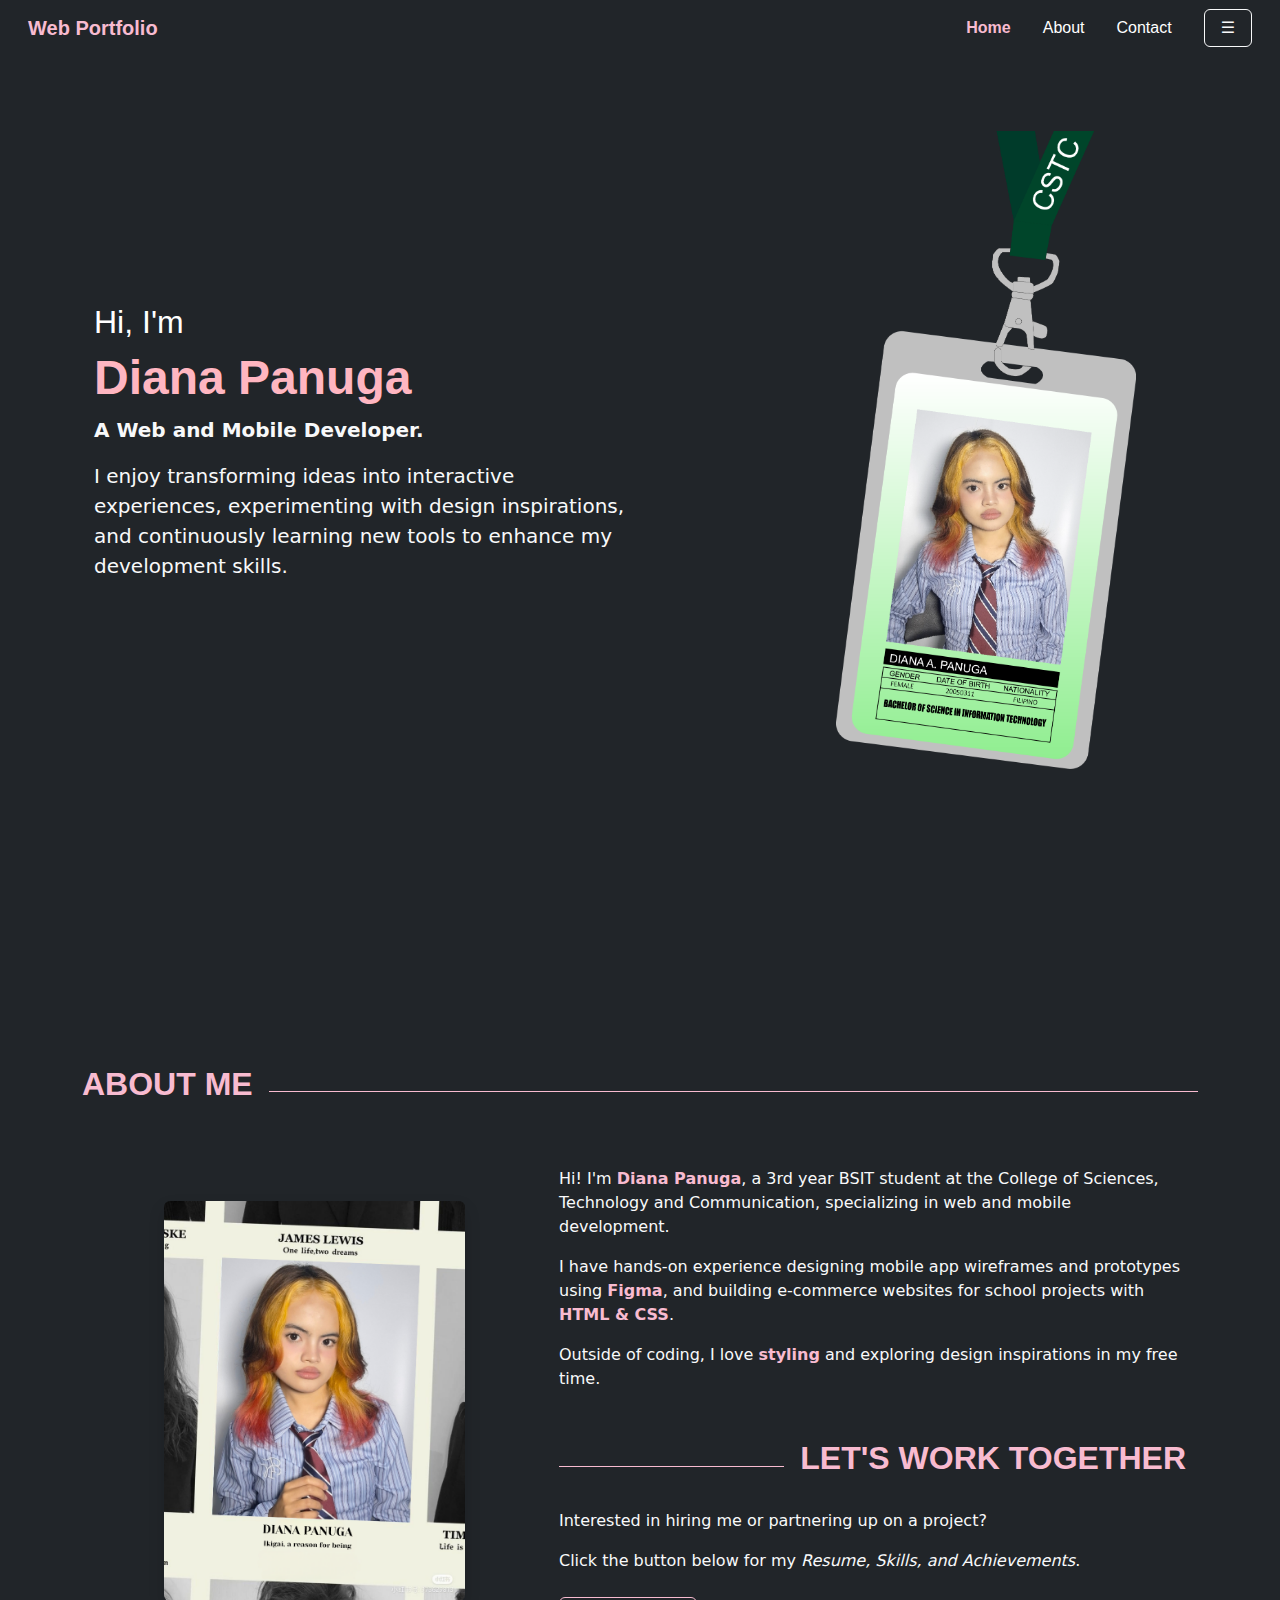
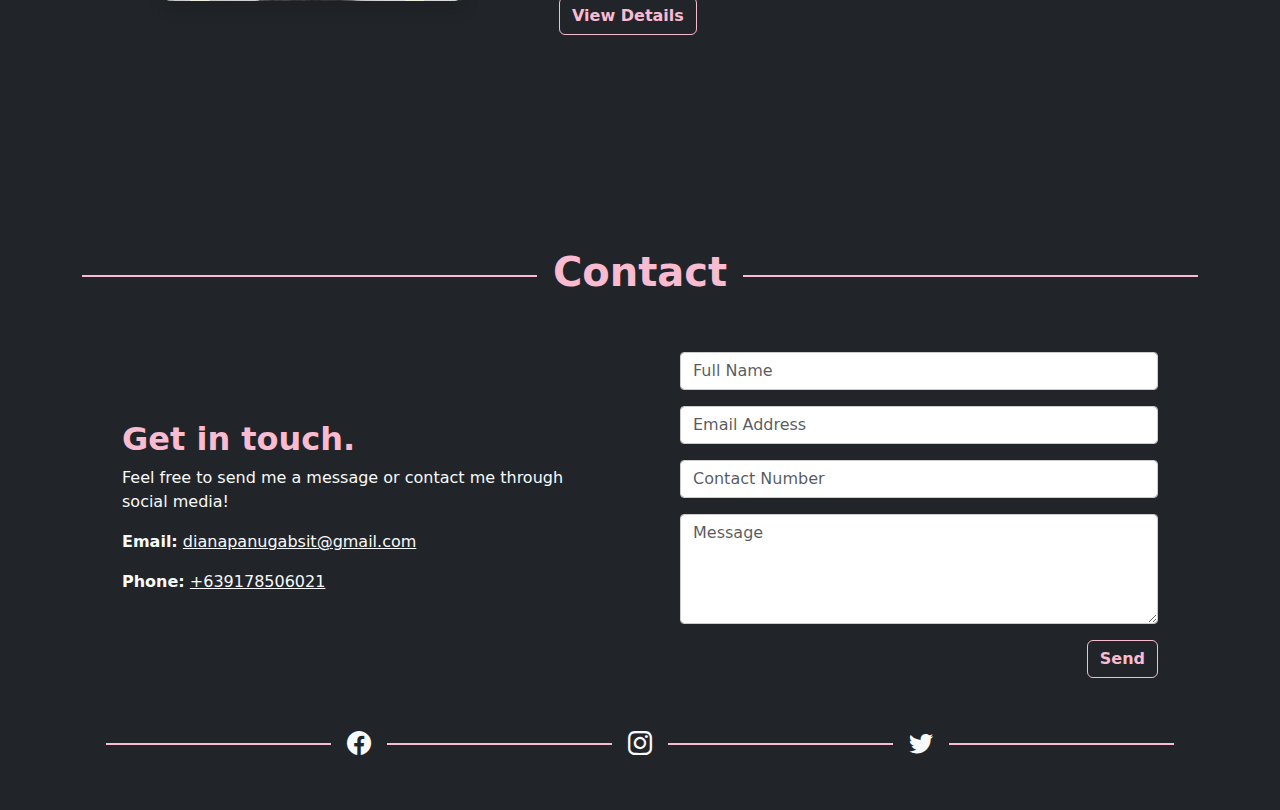
<file: index.html>
<!DOCTYPE html>
<html lang="en">
<head>
  <meta charset="UTF-8">
  <meta name="viewport" content="width=device-width, initial-scale=1.0">
  <title>Web Portfolio</title>

  <link href="https://cdn.jsdelivr.net/npm/bootstrap@5.3.3/dist/css/bootstrap.min.css" rel="stylesheet">
  <link rel="stylesheet" href="WPDesign.css">
  <link rel="stylesheet" href="https://cdn.jsdelivr.net/npm/bootstrap-icons@1.10.5/font/bootstrap-icons.css">

</head>
<body>

<nav class="navbar navbar-dark bg-dark fixed-top">
  <div class="container-fluid">
    
    <!-- Brand -->
    <a class="navbar-brand ps-3 fw-bold" href="#">Web Portfolio</a>

    <!-- Navbar Items -->
    <ul class="navbar-nav ms-auto me-3 d-flex flex-row align-items-center">
      <li class="nav-item mx-3"><a class="nav-link active" href="#home">Home</a></li>
      <li class="nav-item mx-3"><a class="nav-link" href="#about">About</a></li>
      <li class="nav-item mx-3"><a class="nav-link" href="#contact">Contact</a></li>

      <!-- Offcanvas Trigger -->
      <li class="nav-item ms-3">
        <button class="btn btn-outline-light px-3" type="button" data-bs-toggle="offcanvas" data-bs-target="#offcanvasDark" aria-controls="offcanvasDark">
          ☰
        </button>
      </li>
    </ul>
  </div>
</nav>

  <!-- Offcanvas Menu -->
<div class="offcanvas offcanvas-end text-bg-dark" tabindex="-1" id="offcanvasDark" aria-labelledby="offcanvasDarkLabel">
  <div class="offcanvas-header">
    <h5 class="offcanvas-title" id="offcanvasDarkLabel">More</h5>
    <button type="button" class="btn-close btn-close-white" data-bs-dismiss="offcanvas" aria-label="Close"></button>
  </div>
  <div class="offcanvas-body">
    <ul class="navbar-nav">
      <li class="nav-item"><a class="nav-link" href="Education.html">Education</a></li>
      <li class="nav-item"><a class="nav-link" href="Skills.html">Skills</a></li>
      <li class="nav-item"><a class="nav-link" href="Projects.html">Projects</a></li>
      <li class="nav-item"><a class="nav-link" href="Resume.html">Resume</a></li>
    </ul>
  </div>
</div>

<script>
document.addEventListener("DOMContentLoaded", () => {
  const navLinks = document.querySelectorAll('.navbar .nav-link');
  const sections = document.querySelectorAll('section');
  const navbarHeight = document.querySelector('.navbar').offsetHeight;

  // Smooth scroll on click
  navLinks.forEach(link => {
    link.addEventListener('click', (e) => {
      e.preventDefault();
      const targetId = link.getAttribute('href').substring(1);
      const targetSection = document.getElementById(targetId);
      if (!targetSection) return;

      const topPos = targetSection.offsetTop - navbarHeight;
      window.scrollTo({ top: topPos, behavior: 'smooth' });
    });
  });

  // IntersectionObserver for active link
  const observerOptions = {
    root: null,
    rootMargin: `-${navbarHeight}px 0px 0px 0px`, // account for fixed navbar
    threshold: 0.5 // 50% of section visible
  };

  const observerCallback = (entries) => {
    entries.forEach(entry => {
      const link = document.querySelector(`.navbar a[href="#${entry.target.id}"]`);
      if (entry.isIntersecting) {
        navLinks.forEach(l => l.classList.remove('active'));
        if (link) link.classList.add('active');
      }
    });
  };

  const observer = new IntersectionObserver(observerCallback, observerOptions);
  sections.forEach(section => observer.observe(section));
});
</script>

  <!-- Home Section -->
  <section id="home" class="d-flex align-items-center bg-dark text-light" style="min-height: 100vh;">
    <div class="container">
      <div class="row align-items-center">
        
        <!-- Left Column (Text) -->
        <div class="col-md-6 text-center text-md-start">
          <h3 class="display-6">Hi, I'm</h3> <!-- smaller heading -->
          <h1 class="display-4 name-highlight">Diana Panuga</h1>
          <p class="lead fw-bold">A Web and Mobile Developer.</p>
          <p class="lead">
          I enjoy transforming ideas into interactive experiences, experimenting with design inspirations, and continuously learning new tools to enhance my development skills.
          </p>
        </div>

        <!-- Right Column (Image) -->
        <div class="col-md-6 d-flex justify-content-end">
          <img src="id.png" 
               alt="Profile picture" 
               class="img-fluid">
               
        </div>
      </div>
    </div>
  </section>

  <!-- About Me Section -->
<section id="about" class="d-flex align-items-center bg-dark text-light" style="min-height: 100vh;">
  <div class="container">

    <!-- Section Header with Line -->
    <div class="d-flex align-items-center mb-5">
      <h2 class="me-3 section-header">ABOUT ME</h2>
      <div class="flex-grow-1 border-top" style="border-color:#F8BBD0 !important;"></div>
    </div>

    <div class="row align-items-center">
      
      <!-- Left Column (Image) -->
      <div class="col-md-5 text-center mb-4 mb-md-0">
        <img src="about.png" 
             alt="Diana Panuga" 
             class="img-fluid rounded shadow">
      </div>
      
      <!-- Right Column (Text) -->
      <div class="col-md-7 about-text">
        <p>
          Hi! I'm <span class="fw-bold" style="color:#F8BBD0;">Diana Panuga</span>, a 3rd year BSIT student at the College of Sciences, Technology and Communication, specializing in web and mobile development.
        </p>
        <p>
          I have hands-on experience designing mobile app wireframes and prototypes using <span class="fw-bold" style="color:#F8BBD0;">Figma</span>, and building e-commerce websites for school projects with <span class="fw-bold" style="color:#F8BBD0;">HTML & CSS</span>.
        </p>
        <p>
          Outside of coding, I love <span class="fw-bold" style="color:#F8BBD0;">styling</span> and exploring design inspirations in my free time.
        </p>

        <!-- Work Together Button -->
        <div class="mt-5">
          <!-- Header with line (right-aligned, line extends left under image) -->
          <div class="d-flex flex-row-reverse align-items-center mb-3">
            <h3 class="ms-3 section-header">LET'S WORK TOGETHER</h3>
            <div class="flex-grow-1 border-top" style="border-color:#F8BBD0 !important;"></div>
          </div>

          <p>
            Interested in hiring me or partnering up on a project? </p>
          <p>
            Click the button below for my <em>Resume, Skills, and Achievements</em>.
          </p>
          <button type="button" class="btn btn-outline-light fw-bold mt-2" 
                  data-bs-toggle="offcanvas" 
                  data-bs-target="#offcanvasDark" 
                  aria-controls="offcanvasDark"
                  style="color:#F8BBD0; border-color:#F8BBD0;">
            View Details
          </button>
        </div>
        
      </div>
    </div>
  </div>
</section>

<!-- Contact Section -->
<section id="contact" class="bg-dark text-light py-5">
  <div class="container">

    <!-- Top Horizontal Line with "Contact" centered -->
<div class="d-flex align-items-center mb-5 position-relative">
  <div class="flex-grow-1" style="border-top: 2px solid #F8BBD0;"></div>
  <h1 class="mx-3 fw-bold" style="color:#F8BBD0;">Contact</h1>
  <div class="flex-grow-1" style="border-top: 2px solid #F8BBD0;"></div>
</div>

    <div class="row gx-5"> <!-- gx-5 adds horizontal spacing between columns -->
      <!-- Left Column: Get in Touch -->
      <div class="col-md-6 d-flex align-items-center mb-4 mb-md-0">
        <div class="px-3"> <!-- Add padding inside column -->
          <h2 class="fw-bold"style="color:#F8BBD0;">Get in touch.</h2>
          <p>Feel free to send me a message or contact me through social media!</p>

          <div class="mt-3">
      <p><strong>Email:</strong> <a href="mailto:dianapanugabsit@gmail.com" class="text-light">dianapanugabsit@gmail.com</a></p>
      <p><strong>Phone:</strong> <a href="tel:+639178506021" class="text-light">+639178506021</a></p>
    </div>

        </div>
      </div>

      <!-- Right Column: Contact Form -->
      <div class="col-md-6">
  <div class="px-3"> <!-- Add padding inside column -->
    <form id="contactForm">
      <div class="mb-3">
        <input type="text" class="form-control" placeholder="Full Name">
      </div>
      <div class="mb-3">
        <input type="email" class="form-control" placeholder="Email Address">
      </div>
      <div class="mb-3">
        <input type="tel" class="form-control" placeholder="Contact Number">
      </div>
      <div class="mb-3">
        <textarea class="form-control" rows="4" placeholder="Message"></textarea>
      </div>
      <div class="d-flex justify-content-end">
        <button type="submit" class="btn btn-outline-light fw-bold" style="color:#F8BBD0; border-color:#F8BBD0;">Send</button>
      </div>
    </form>
  </div>
</div>

<script>
  document.getElementById("contactForm").addEventListener("submit", function(event) {
    event.preventDefault(); // stop form from reloading the page
    window.alert("Your message has been sent successfully!");
  });
</script>

    <!-- Bottom Full-Width Lines with Social Icons -->
<div class="d-flex justify-content-center align-items-center gap-3 mt-5">
  <div class="flex-grow-1" style="border-top: 2px solid #F8BBD0;"></div>
  <a href="https://www.facebook.com/dadapanuga" target="_blank" class="text-light">
    <i class="bi bi-facebook fs-4"></i>
  </a>
  <div class="flex-grow-1" style="border-top: 2px solid #F8BBD0;"></div>
  <a href="https://instagram.com/dyn_ikigai" target="_blank" class="text-light">
    <i class="bi bi-instagram fs-4"></i>
  </a>
  <div class="flex-grow-1" style="border-top: 2px solid #F8BBD0;"></div>
  <a href="https://twitter.com/dyn_ikigai" target="_blank" class="text-light">
    <i class="bi bi-twitter fs-4"></i>
  </a>
  <div class="flex-grow-1" style="border-top: 2px solid #F8BBD0;"></div>
</div>
  </div>
</section>

  <script src="https://cdn.jsdelivr.net/npm/bootstrap@5.3.3/dist/js/bootstrap.bundle.min.js"></script>
</body>
</html>
</file>
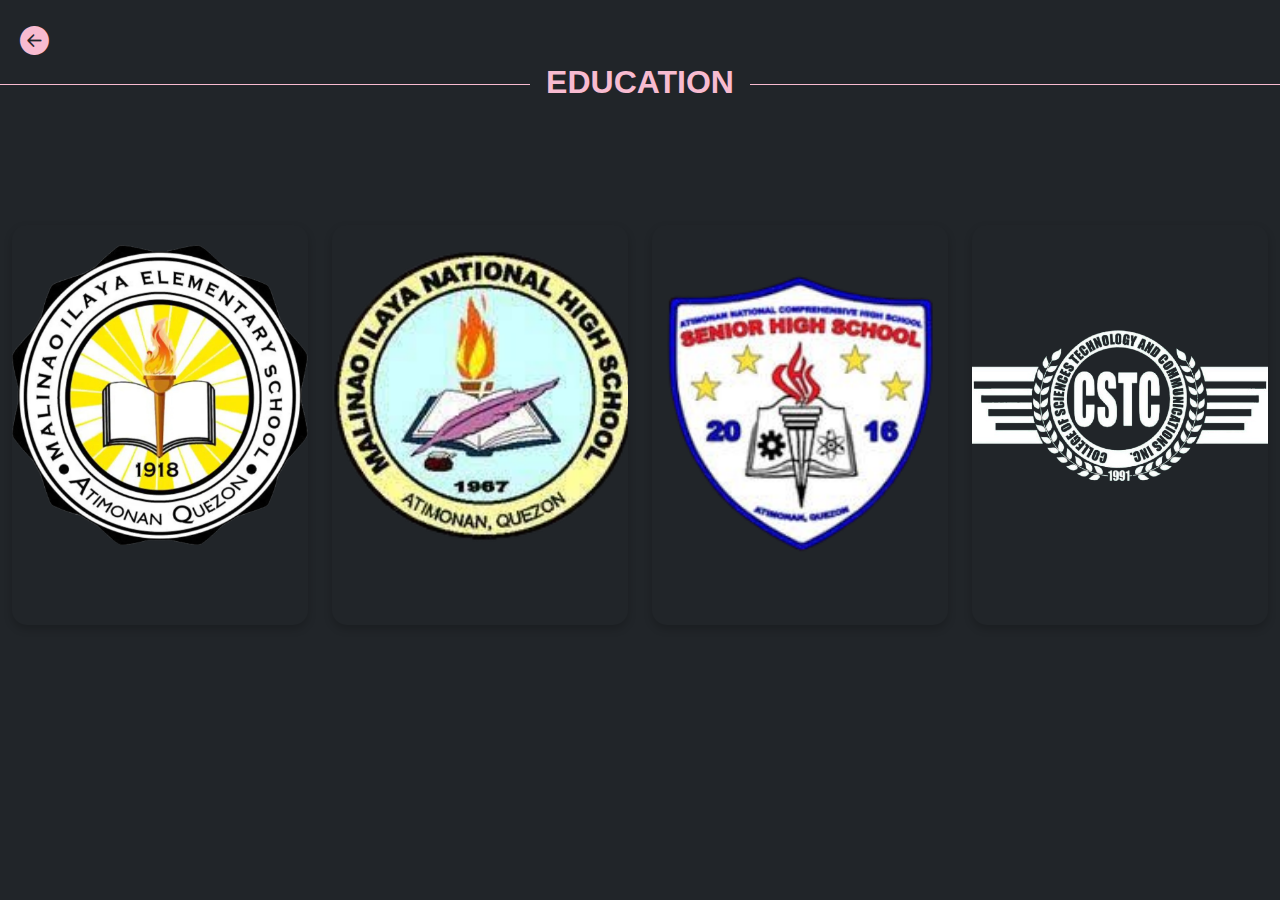
<file: Education.html>
<!DOCTYPE html>
<html lang="en">
<head>
    <meta charset="UTF-8">
    <meta name="viewport" content="width=device-width, initial-scale=1.0">
    <title>Education - Web Portfolio</title>

    <link href="https://cdn.jsdelivr.net/npm/bootstrap@5.3.3/dist/css/bootstrap.min.css" rel="stylesheet">
  <link rel="stylesheet" href="WPDesign.css">
  <link rel="stylesheet" href="https://cdn.jsdelivr.net/npm/bootstrap-icons@1.10.5/font/bootstrap-icons.css">

</head>
<body>

  <!-- Back Button -->
  <a href="javascript:history.back()" class="back-btn">
  <i class="bi bi-arrow-left-circle-fill"></i>
</a>

  <section id="education" class="education-section container-fluid py-5 bg-dark text-light">

      <!-- Section Header -->
     <div class="d-flex align-items-center justify-content-center mb-5  w-100">
      
  <div class="flex-grow-1 border-top" style="border-color:#F8BBD0 !important;"></div>
  <h2 class="section-header text-pink mx-3 mb-0">EDUCATION</h2>
  <div class="flex-grow-1 border-top" style="border-color:#F8BBD0 !important;"></div>
</div>
      <!-- Row of Flip Cards -->
      <div class="row g-4 justify-content-center">
  <div class="col-md-3 d-flex justify-content-center">
    <div class="flip-card">
      <div class="flip-card-inner">
        <div class="flip-card-front">
           <img src="elem.png" alt="Elementary School" class="edu-img elementary-img">
        </div>
        <div class="flip-card-back">
          <h3>Elementary</h3>
          <p>2011 – 2017</p>
          <p>Malinao Ilaya Elementary School</p>
          
        </div>
      </div>
    </div>
  </div>

  <div class="col-md-3 d-flex justify-content-center">
    <div class="flip-card">
      <div class="flip-card-inner">
        <div class="flip-card-front">
          <img src="jhs.png" alt="Junior High School" class="edu-img junior-img">
        </div>
        <div class="flip-card-back">
          <h3>Junior Highschool</h3>
          <p>2017 – 2021</p>
          <p>Malinao Ilaya Integrated National Highschool</p>

          <div class="achievements mt-3">
          <h6 class="text-pink">Achievements</h6>
          <ul class="list-unstyled small">
          <li>With High Honors (2018 – 2021)</li>
          <li>English Club President</li>
          <li>SSG Treasurer, 2019-2020</li>
          <li>Science Club Member</li>
          </ul>
          </div>

        </div>
      </div>
    </div>
  </div>

  <div class="col-md-3 d-flex justify-content-center">
    <div class="flip-card">
      <div class="flip-card-inner">
        <div class="flip-card-front">
           <img src="shs.png" alt="Senior High School" class="edu-img shs-img">
        </div>
        <div class="flip-card-back">
          <h3>Senior Highschool</h3>
          <p>2021 – 2023</p>
          <p>Atimonan National Comprehensive Highschool</p>

          <div class="achievements mt-3">
          <h6 class="text-pink">Achievements</h6>
          <ul class="list-unstyled small">
          <li>With High Honors (2022 – 2023)</li>
          </ul>
          </div>

        </div>
      </div>
    </div>
  </div>

  <div class="col-md-3 d-flex justify-content-center">
    <div class="flip-card">
      <div class="flip-card-inner">
        <div class="flip-card-front">
          <img src="cstc.png" alt="College" class="edu-img college-img">
        </div>
        <div class="flip-card-back">
          <h3>College</h3>
          <p>2023 – Present</p>
          <p>College of Sciences Technology and Communication Inc.</p>
        </div>
      </div>
    </div>
  </div>
</div>

</section>

</body>
</html>
</file>
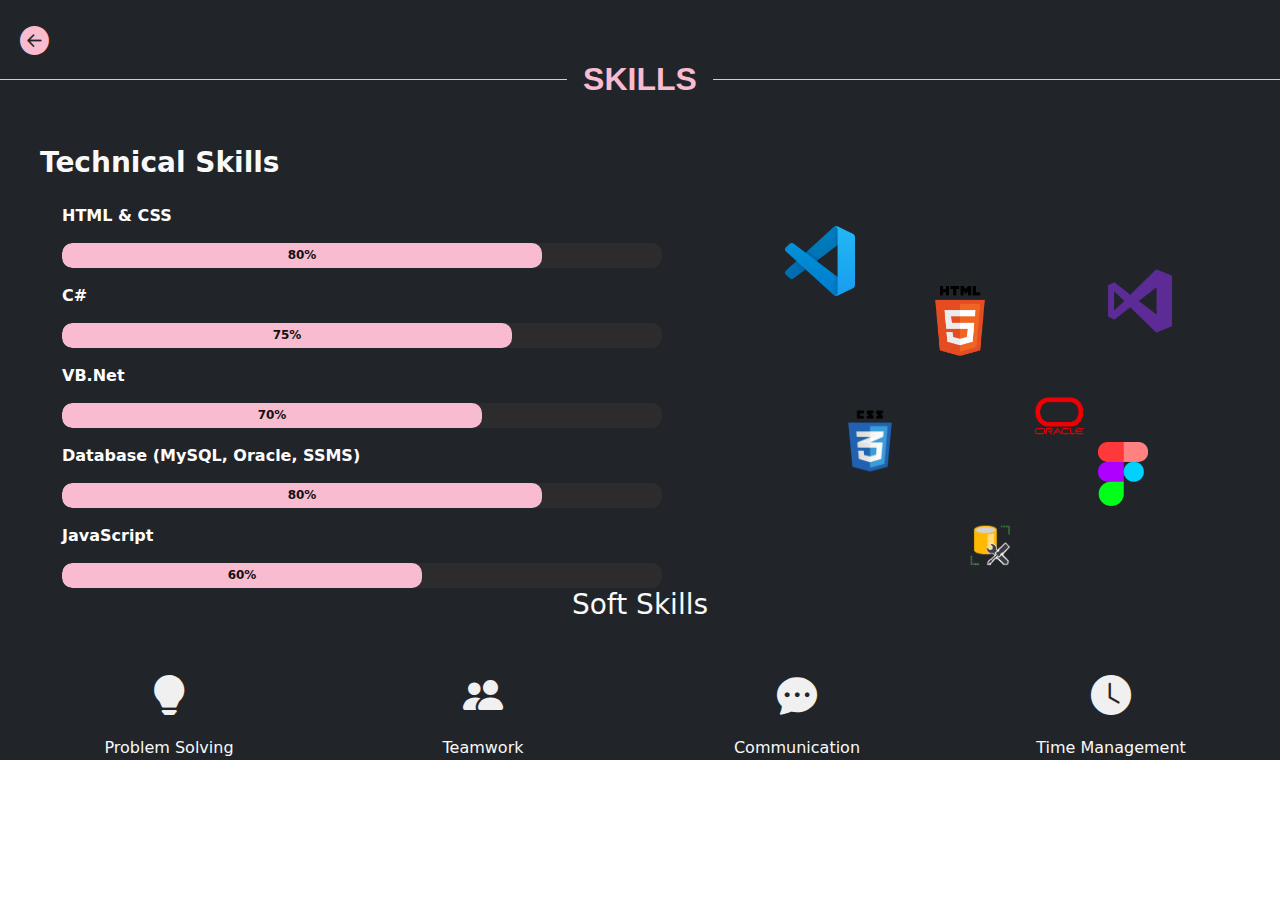
<file: Skills.html>
<!DOCTYPE html>
<html lang="en">
<head>
    <meta charset="UTF-8">
    <meta name="viewport" content="width=device-width, initial-scale=1.0">
    <title>Skills - Web Portfolio</title>

    <link href="https://cdn.jsdelivr.net/npm/bootstrap@5.3.3/dist/css/bootstrap.min.css" rel="stylesheet">
    <link rel="stylesheet" href="https://cdn.jsdelivr.net/npm/bootstrap-icons@1.10.5/font/bootstrap-icons.css">
    <link rel="stylesheet" href="WPDesign.css">
</head>
<body>

    <!-- Back Button -->
  <a href="javascript:history.back()" class="back-btn">
  <i class="bi bi-arrow-left-circle-fill"></i>
    </a>

    <section id="skills" class="skills-section bg-dark text-light">
        
  <div class="skills-container">

    <!-- Section Header -->
    <div class="d-flex align-items-center justify-content-center mb-5 w-100 bg-dark text-light">


      <div class="flex-grow-1 border-top" style="border-color:#F8BBD0 !important;"></div>
      <h2 class="section-header text-pink mx-3 mb-0">SKILLS</h2>
      <div class="flex-grow-1 border-top" style="border-color:#F8BBD0 !important;"></div>
    </div>


<!-- Technical Skills -->
<div class="mb-5">
  <h3 class="mb-4 technical-title">Technical Skills</h3>

  <div class="row">
    <!-- Progress Bars Column -->
    <div class="col-md-8">
      <div class="mb-3">
        <label>HTML & CSS</label>
        <div class="progress">
          <div class="progress-bar" role="progressbar" data-width="80%">80%</div>
        </div>
      </div>

      <div class="mb-3">
        <label>C#</label>
        <div class="progress">
          <div class="progress-bar" role="progressbar" data-width="75%">75%</div>
        </div>
      </div>

      <div class="mb-3">
        <label>VB.Net</label>
        <div class="progress">
          <div class="progress-bar" role="progressbar" data-width="70%">70%</div>
        </div>
      </div>

      <div class="mb-3">
        <label>Database (MySQL, Oracle, SSMS)</label>
        <div class="progress">
          <div class="progress-bar" role="progressbar" data-width="80%">80%</div>
        </div>
      </div>

      <div class="mb-3">
        <label>JavaScript</label>
        <div class="progress">
          <div class="progress-bar" role="progressbar" data-width="60%">60%</div>
        </div>
      </div>
    </div>

    <!-- IDE Logos Column (Right Side) -->
   <div class="col-md-4 d-flex align-items-center justify-content-center">
  <div class="ide-icons">
    <img src="vscode.png" alt="VS Code" class="ide-logo logo-vscode">
    <img src="html.png" alt="HTML" class="ide-logo logo-html">
    <img src="css.png" alt="CSS" class="ide-logo logo-css">
    <img src="visualstudio.png" alt="Visual Studio" class="ide-logo logo-visualstudio">
    <img src="oracle.png" alt="Oracle" class="ide-logo logo-oracle">
    <img src="ssms.png" alt="SSMS" class="ide-logo logo-ssms">
    <img src="figma.png" alt="Figma" class="ide-logo logo-figma">
  </div>
</div>

  <!-- Soft Skills -->
  <div class="text-center">
    <h3 class="mb-4">Soft Skills</h3>
    <div class="row g-4 justify-content-center">
      <div class="col-6 col-md-3 soft-skill">
        <i class="bi bi-lightbulb-fill"></i>
        <p>Problem Solving</p>
      </div>
      <div class="col-6 col-md-3 soft-skill">
        <i class="bi bi-people-fill"></i>
        <p>Teamwork</p>
      </div>
      <div class="col-6 col-md-3 soft-skill">
        <i class="bi bi-chat-dots-fill"></i>
        <p>Communication</p>
      </div>
      <div class="col-6 col-md-3 soft-skill">
        <i class="bi bi-clock-fill"></i>
        <p>Time Management</p>
      </div>
    </div>
  </div>

</section>

<script>
  window.addEventListener('load', () => {
    const bars = document.querySelectorAll('.progress-bar');
    bars.forEach(bar => {
      const targetWidth = bar.getAttribute('data-width');
      bar.style.width = targetWidth;
    });
  });
</script>

<script src="https://cdn.jsdelivr.net/npm/bootstrap@5.3.3/dist/js/bootstrap.bundle.min.js"></script>
</body>
</html>
</file>
<file: WPDesign.css>
/* Smooth scrolling for anchor links */
html {
  scroll-behavior: smooth;
}

/* =======================
   Responsive Media Queries
   ======================= */

/* Tablets and small laptops (≤992px) */
@media (max-width: 992px) {

  /* Home Section */
  #home .row {
    flex-direction: column;       /* stack text and image vertically */
    text-align: center;           /* center-align text */
  }

  #home img {
    width: 250px;                 /* shrink image */
    margin: 20px auto 0 auto;     /* center below text */
  }

  /* Skills Section */
  .technical-title,
  .skills-section label {
    margin-left: 20px;            /* reduce left margin */
  }

  .progress {
    max-width: 90%;
    margin-left: auto;
    margin-right: auto;
  }

  /* Flip Cards */
  .flip-card {
    max-width: 250px;
    height: auto;
    margin-bottom: 30px;
  }

  .edu-img {
    height: auto;
  }

  /* Soft Skills Icons */
  .soft-skill i {
    margin-top: 15px;
    font-size: 2rem;
  }

  /* Resume PDF Viewer */
  .pdf-viewer iframe {
    width: 95%;
    height: 70vh;
  }
}

/* Mobile phones (≤576px) */
@media (max-width: 576px) {

  /* Home Section text */
  #home h1.display-4 {
    font-size: 2rem;
  }

  #home h3.display-6 {
    font-size: 1.2rem;
  }

  .name-highlight {
    font-size: 1.8rem;
  }

  #home img {
    width: 150px;
  }

  /* Flip Cards */
  .flip-card {
    max-width: 180px;
    height: auto;
  }

  .edu-img {
    width: 100%;
    height: auto;
  }

  /* Section padding */
  section {
    padding: 30px 10px;
  }

  .technical-title,
  .skills-section label {
    margin-left: 10px;
  }

  .soft-skill i {
    font-size: 1.8rem;
    margin-top: 10px;
  }
}

/* Large screens (≥1200px) */
@media (min-width: 1200px) {
  #home img {
    width: 400px;
  }

  .flip-card {
    max-width: 300px;
    height: 400px;
  }
}

/* ---------------------------
   Navbar Brand & Links
----------------------------*/

/* Brand (Web Portfolio) → Light Pink */
.navbar-dark .navbar-brand {
  color: #F8BBD0 !important;
  font-weight: bold;
  font-family: "Segoe UI", Roboto, "Helvetica Neue", Arial, sans-serif;
}

/* Navbar links - default */
.navbar-dark .nav-link {
  color: #FFFFFF !important;
  font-weight: 500;
  font-family: "Segoe UI", Roboto, "Helvetica Neue", Arial, sans-serif;
  transition: all 0.2s ease-in-out;
}

/* Navbar links - hover & active */
.navbar-dark .nav-link:hover,
.navbar-dark .nav-link.active {
  color: #F8BBD0 !important;
  font-weight: 600;
}

/* ---------------------------
   Offcanvas Links
----------------------------*/

/* Offcanvas links - default */
.offcanvas-body .nav-link {
  color: #FFFFFF !important;
  font-weight: 500;
  font-family: "Segoe UI", Roboto, "Helvetica Neue", Arial, sans-serif;
  transition: all 0.2s ease-in-out;
}

/* Offcanvas links - hover & active */
.offcanvas-body .nav-link:hover,
.offcanvas-body .nav-link.active {
  color: #F8BBD0 !important;
  font-weight: 600;
}

/* Hamburger menu offcanvas width */
#offcanvasDark {
  width: 250px !important;
}

/* ---------------------------
   Home Section
----------------------------*/
#home img {
  width: 300px;   /* desired width */
  height: auto;   /* maintain aspect ratio */
  max-width: 100%; /* ensures it doesn't overflow on small screens */
  margin-right: 50px;
}

/* Smaller h3 above name */
#home h3 {
  font-size: 2rem;
  font-weight: 400;
  color: #FFFFFF;
  margin-bottom: 0.5rem;
  font-family: "Segoe UI", Roboto, "Helvetica Neue", Arial, sans-serif;
}

/* Name highlight */
.name-highlight {
  font-weight: bold;
  font-size: 3rem;
  color: #FFB6C1; /* light pink */
  font-family: "Segoe UI", Roboto, "Helvetica Neue", Arial, sans-serif;
}

/* ---------------------------
   Section Headers (About & Contact)
----------------------------*/


.section-header {
  font-family: "Segoe UI", Roboto, "Helvetica Neue", Arial, sans-serif;
  font-weight: bold;
  font-size: 2rem;
  color: #F8BBD0;
  margin-bottom: 1rem;
}

#about img {
  height: 400px;   /* adjust this value */
  width: auto;     /* keeps proportions */
  object-fit: cover; /* optional: crops instead of stretching */
}

.bottom-lines {
  width: 100%;
  max-width: 600px; /* adjust as needed */
}

.bottom-lines .line {
  flex: 1;
  height: 2px;
  background-color: #F8BBD0;
}

.bottom-lines .social-icon {
  padding: 0 1px; /* spacing between lines */
  display: flex;
  align-items: center;
}

/* Optional: Make form inputs and textareas have rounded edges and pink focus */
#contact input,
#contact textarea {
  border-radius: 0.25rem;
  border: 1px solid #ccc;
}

#contact input:focus,
#contact textarea:focus {
  border-color: #F8BBD0;
  box-shadow: 0 0 0 0.2rem rgba(248, 187, 208, 0.25);
  outline: none;
}

/* Pink text helper class */
.text-pink {
  color: #F8BBD0;
}

/* ---------------------------
   Education Section (Flip Cards)
----------------------------*/
html, body {
  margin: 0;
  padding: 0;
  width: 100%;
  max-width: 100%;
  overflow-x: hidden; 
}

.row {
  margin-left: 0 !important;
  margin-right: 0 !important;
}

.back-btn {
      position: absolute;
      top: 20px;
      left: 20px;
      font-size: 1.8rem;
      color: #F8BBD0;
      text-decoration: none;
      transition: color 0.3s;
    }

    .back-btn:hover {
      color: #fff;
    }

.education-section {
  background-color: #121212;
  padding: 60px 0;
  color: white;
  min-height: 100vh;
  margin: 0;
}

.education-section .section-header {
  margin-top: 15px;
}

.education-section .border-top {
  margin-top: 20px;  
}

.education-section .row {
  margin-top: 100px; /* push down flip cards */
}

.flip-card {
  background-color: transparent;
  width: 100%;          
  max-width: 300px;    
  height: 400px;
  perspective: 1000px;
  margin: auto;
}

.flip-card-inner {
  position: relative;
  width: 100%;
  height: 100%;
  text-align: center;
  transition: transform 0.6s;
  transform-style: preserve-3d;
  box-shadow: 0 4px 8px rgba(0,0,0,0.2);
  border-radius: 15px;
}

.flip-card:hover .flip-card-inner {
  transform: rotateY(180deg);
}

.flip-card-front,
.flip-card-back {
  position: absolute;
  width: 100%;
  height: 100%;
  backface-visibility: hidden;
  border-radius: 15px;
}


.edu-img {
  width: 100%;
  border-radius: 15px;
  object-fit: cover;
}

/* Adjust each image separately */
.elementary-img {
  height: 300px;  
  margin-top: 20px;
}

.junior-img {
  height: 340px;  
}

.shs-img {
  height: 380px;  
   margin-bottom: 25px;
}

.college-img {
  height: 200px;  
  margin-top: 80px;
}

.flip-card-back {
  background-color: #F8BBD0;
  color: #121212;
  transform: rotateY(180deg);
  padding: 20px;
  display: flex;
  flex-direction: column;
  justify-content: center;
  align-items: center;
  border-radius: 15px;
}

.achievements h6 {
  font-weight: bold;
  margin-bottom: 5px;
  color: #000000;
}

.achievements ul {
  padding-left: 15px;
}

.achievements li::before {
  content: "• ";
  color: #F8BBD0;
}

/* Progress Bar Styles */
.progress {
  height: 25px;          
  max-width: 600px;         
  margin: 15px auto;             
  background-color: #2c2c2c;    
  border-radius: 10px;   
  margin-left: 50px;
}

.progress-bar {
  width: 0; /* start collapsed */
  background-color: #F8BBD0 !important;  
  font-weight: bold;
  color: #121212;                       
  border-radius: 10px;
  transition: width 2s ease-in-out; /* animate width */
}

.technical-title {
  margin-left: 40px;   /* adjust value as needed */
  color: #f9f9f9;      /* optional, matches your theme */
  font-weight: 600;    
}

#skills {
  padding-bottom: 0 !important;
  margin-bottom: 0 !important;
  border-bottom: none; /* just in case */
}

#skills *:last-child {
  margin-bottom: 0 !important;
  padding-bottom: 0 !important;
}

#skills .soft-skill p {
  margin-bottom: 0 !important;
}

.skills-section .section-header{
margin-top: 60px;
}

.skills-section .border-top{
margin-top: 60px;
}

.skills-section label {
  display: block;       /* ensures each label is on its own line */
  margin-left: 50px;    /* adjust spacing from the left */
  margin-bottom: 8px;   /* space between label and progress bar */
  font-weight: 600;
  color: #fffefe;       /* make it pink to match theme */
}

.ide-icons {
  position: relative;
  width: 100%;
  min-height: 300px; /* give room for free positioning */
}

.ide-logo {
  position: absolute;   /* let us move them individually */
  max-width: 70px;
  transition: transform 0.3s ease, box-shadow 0.3s ease;
}

/* Individual placements */
.logo-vscode {
  top: -20px;
  left: -80px;
}

.logo-html {
  top: 40px;
  left: 60px;
}

.logo-css {
  top: 160px;
  left: -30px;
}

.logo-visualstudio {
  top: 20px;
  left: 240px;
}

.logo-oracle {
  top: 150px;
  left: 160px;
}

.logo-ssms {
  bottom: -20px;
  left: 90px;
}

.logo-figma {
  bottom: 40px;
  right: 120px;
  max-width: 50px;
}

.soft-skill i {
  display: block;       /* makes margin-top effective */
  margin-top: 20px;     /* pushes the icon down */
  color: #f0f0f0;       /* optional: pink color */
  font-size: 2.5rem;    /* keeps size consistent */
}

.soft-skill p {
  margin-top: 10px;     /* space between icon and text */
  font-weight: 500;
}

/* ---------------------------
   Projects Section (Cards)
----------------------------*/

.projects-section {
  background-color: #121212;
  min-height: 100vh;
  padding: 60px 0 20px;
}

.projects-section .container-fluid {
  max-width: 1200px;
  padding: 0 20px;
}

.projects-section .border-top {
  margin-top: 15px;
}

.projects-section .section-header {
  margin-top: 15px;
}

/* Project Card - 16:9 Rectangle */
.project-card {
  background-color: #1e1e1e;
  border-radius: 15px;
  overflow: hidden;
  margin-bottom: 40px;
  aspect-ratio: 16 / 9; /* force rectangle */
  display: flex;
  flex-direction: column;
  transition: transform 0.3s, box-shadow 0.3s;
}

.project-card:hover {
  transform: translateY(-5px);
  box-shadow: 0 10px 20px rgba(0,0,0,0.5);
}

/* Media takes 70% */
.project-media-container {
  flex: 8;
  overflow: hidden;
}

.project-media {
  width: 100%;
  height: 100%;
  object-fit: cover;
}

/* Info takes 30% */
.project-info {
  flex: 2;
  padding: 15px;
  background: #1e1e1e;
  display: flex;
  flex-direction: column;
  justify-content: flex-start;
  overflow: hidden;
}

.project-info h3 {
  margin: 0;
  font-size: 1.3rem;
  color: #F8BBD0;
}

.project-info .short-desc {
  font-size: 1rem;
  color: #fff;
  margin-top: 5px;
}

/* Hover Reveal Effect */
.project-info .long-desc {
  font-size: 0.9rem;
  color: #ccc;
  max-height: 0;
  opacity: 0;
  overflow: hidden;
  transition: all 0.4s ease-in-out;
  margin-top: 8px;
}

.project-card:hover .long-desc {
  max-height: 200px;
  opacity: 1;
}

/* Button Styling */
.project-info .btn {
  border-radius: 20px;
  font-size: 0.85rem;
  font-weight: 500;
  margin-top: auto;
  transition: all 0.3s ease-in-out;
}

.project-info .btn:hover {
  background-color: #F8BBD0;
  color: #121212;
  border-color: #F8BBD0;
}

/* Responsive */
@media (max-width: 768px) {
  .projects-section .container-fluid {
    padding: 0 10px;
  }

  .project-card {
    aspect-ratio: auto;
    height: auto;
  }

  .project-media-container {
    flex: none;
    height: 200px;
  }
}


/* Resume Section */
.resume-section {
  background-color: #121212;
  color: #fff;
  padding: 60px 20px;
  text-align: center;
  min-height: 100vh;
}

.resume-section .section-header {
  color: #F8BBD0;
  margin-bottom: 40px;
}

/* PDF Viewer */
.pdf-viewer iframe {
  width: 80%;
  height: 80vh;
  border: none;
}
</file>
